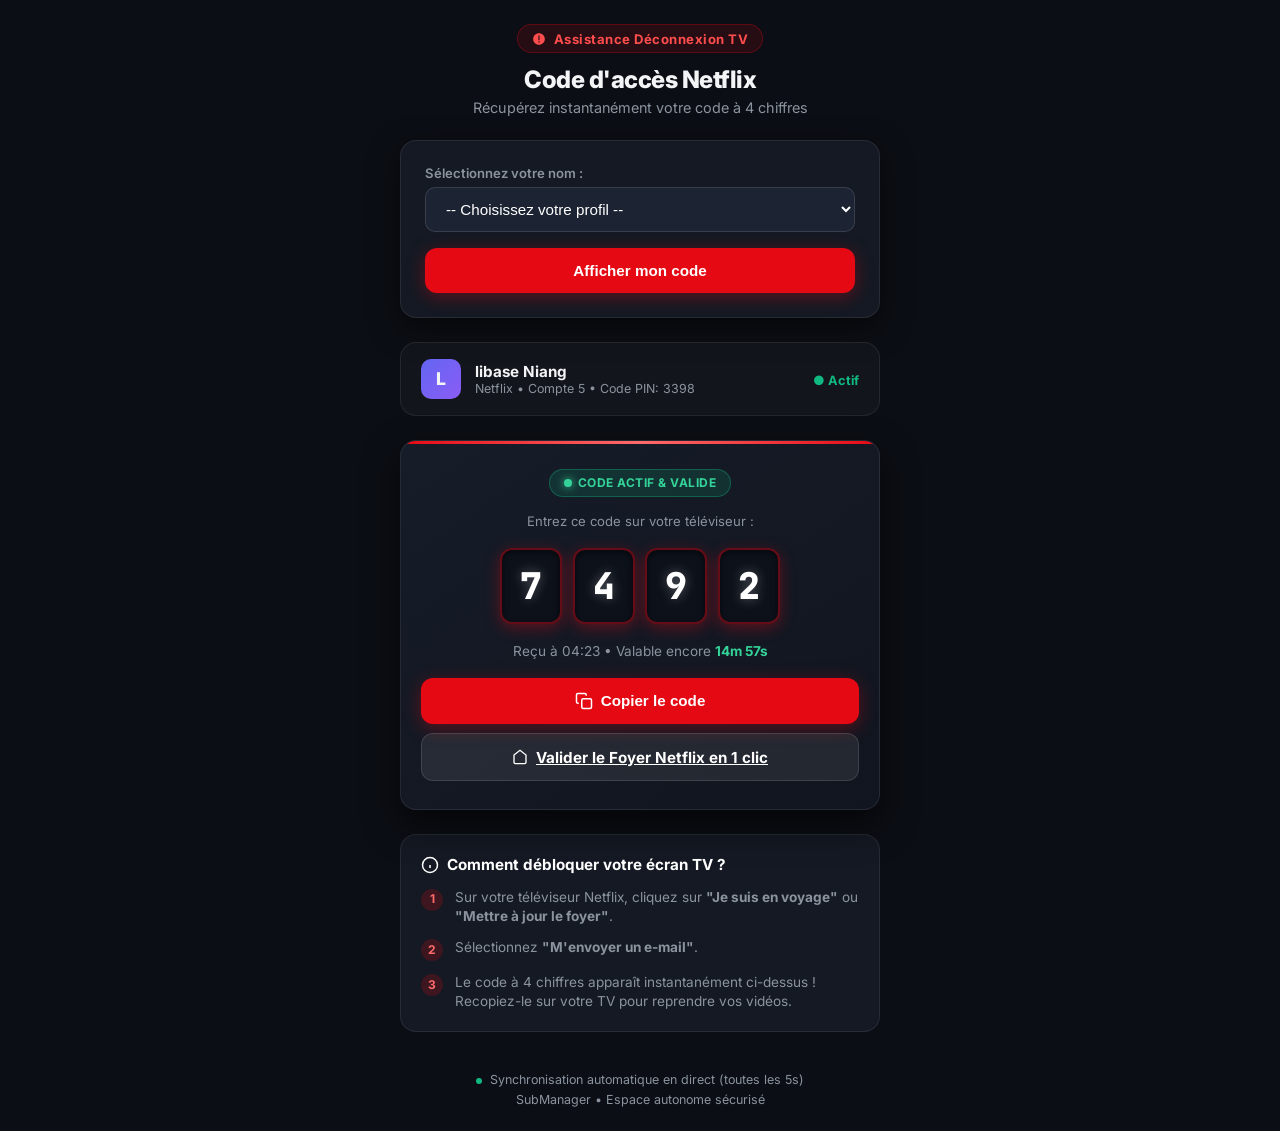
<file: portal.html>
<!DOCTYPE html>
<html lang="fr">
<head>
  <meta charset="UTF-8" />
  <meta name="viewport" content="width=device-width, initial-scale=1.0" />
  <title>Espace Client – Code Netflix & Abonnement</title>
  <link rel="preconnect" href="https://fonts.googleapis.com" />
  <link rel="preconnect" href="https://fonts.gstatic.com" crossorigin />
  <link href="https://fonts.googleapis.com/css2?family=Inter:wght@400;500;600;700;800&family=JetBrains+Mono:wght@700&display=swap" rel="stylesheet" />
  <style>
    :root {
      --bg: #0b0e14;
      --card-bg: #141923;
      --card-border: rgba(255, 255, 255, 0.08);
      --accent: #e50914;
      --accent-glow: rgba(229, 9, 20, 0.35);
      --text: #f3f4f6;
      --text-muted: #8b949e;
      --success: #10b981;
      --success-glow: rgba(16, 185, 129, 0.25);
      --warning: #f59e0b;
      --radius: 16px;
    }
    * { box-sizing: border-box; margin: 0; padding: 0; }
    body {
      font-family: 'Inter', -apple-system, sans-serif;
      background: var(--bg);
      color: var(--text);
      min-height: 100vh;
      min-height: 100dvh;
      display: flex;
      flex-direction: column;
      align-items: center;
      padding: 1.5rem 1rem;
      -webkit-font-smoothing: antialiased;
    }
    .portal-container {
      width: 100%;
      max-width: 480px;
      margin: 0 auto;
      min-width: 0;
    }
    .header {
      text-align: center;
      margin-bottom: 1.5rem;
    }
    .brand-badge {
      display: inline-flex;
      align-items: center;
      gap: 0.5rem;
      background: rgba(229, 9, 20, 0.12);
      border: 1px solid rgba(229, 9, 20, 0.3);
      color: #ff4d4d;
      padding: 0.35rem 0.85rem;
      border-radius: 99px;
      font-size: 0.82rem;
      font-weight: 700;
      letter-spacing: 0.5px;
      margin-bottom: 0.75rem;
    }
    .header h1 {
      font-size: 1.5rem;
      font-weight: 800;
      letter-spacing: -0.5px;
    }
    .header p {
      color: var(--text-muted);
      font-size: 0.9rem;
      margin-top: 0.3rem;
    }

    /* Client selector if no ID in URL */
    .client-picker-card {
      background: var(--card-bg);
      border: 1px solid var(--card-border);
      border-radius: var(--radius);
      padding: 1.5rem;
      margin-bottom: 1.5rem;
      box-shadow: 0 10px 30px rgba(0,0,0,0.5);
    }
    .form-group {
      margin-bottom: 1rem;
    }
    .form-group label {
      display: block;
      font-size: 0.82rem;
      color: var(--text-muted);
      margin-bottom: 0.4rem;
      font-weight: 600;
    }
    .form-group input, .form-group select {
      width: 100%;
      background: #1c2333;
      border: 1px solid rgba(255, 255, 255, 0.12);
      border-radius: 10px;
      padding: 0.75rem 1rem;
      color: #fff;
      font-size: 0.95rem;
      outline: none;
      transition: 0.2s;
    }
    .form-group input:focus, .form-group select:focus {
      border-color: var(--accent);
      box-shadow: 0 0 0 3px var(--accent-glow);
    }

    /* Main Code Card */
    .code-card {
      background: linear-gradient(145deg, #161c28, #11151f);
      border: 1px solid var(--card-border);
      border-radius: var(--radius);
      padding: 1.75rem 1.25rem;
      text-align: center;
      box-shadow: 0 15px 35px rgba(0,0,0,0.6);
      position: relative;
      overflow: hidden;
      margin-bottom: 1.5rem;
    }
    .code-card::before {
      content: '';
      position: absolute;
      top: 0; left: 0; right: 0; height: 3px;
      background: linear-gradient(90deg, #e50914, #ff6b6b, #e50914);
    }
    .status-badge {
      display: inline-flex;
      align-items: center;
      gap: 0.4rem;
      padding: 0.35rem 0.85rem;
      border-radius: 99px;
      font-size: 0.75rem;
      font-weight: 700;
      text-transform: uppercase;
      letter-spacing: 0.5px;
      margin-bottom: 1rem;
    }
    .status-active {
      background: rgba(16, 185, 129, 0.15);
      border: 1px solid rgba(16, 185, 129, 0.35);
      color: #34d399;
    }
    .status-waiting {
      background: rgba(245, 158, 11, 0.15);
      border: 1px solid rgba(245, 158, 11, 0.35);
      color: #fbbf24;
    }
    .pulse-dot {
      width: 8px; height: 8px;
      border-radius: 50%;
      background: currentColor;
      box-shadow: 0 0 8px currentColor;
      animation: pulse 1.5s infinite;
    }
    @keyframes pulse {
      0%, 100% { opacity: 1; transform: scale(1); }
      50% { opacity: 0.4; transform: scale(0.85); }
    }

    .code-display {
      display: flex;
      justify-content: center;
      gap: clamp(0.35rem, 2vw, 0.65rem);
      margin: 1.2rem 0;
    }
    .code-digit {
      width: clamp(48px, 17vw, 62px);
      height: clamp(62px, 21vw, 76px);
      background: #0d111a;
      border: 2px solid rgba(229, 9, 20, 0.4);
      border-radius: 12px;
      display: flex;
      align-items: center;
      justify-content: center;
      font-family: 'JetBrains Mono', monospace;
      font-size: clamp(1.75rem, 7.5vw, 2.3rem);
      font-weight: 800;
      color: #ffffff;
      box-shadow: inset 0 2px 6px rgba(0,0,0,0.6), 0 4px 15px var(--accent-glow);
      text-shadow: 0 0 12px rgba(255,255,255,0.3);
    }
    .countdown-box {
      font-size: 0.85rem;
      color: var(--text-muted);
      margin-top: 0.5rem;
    }
    .countdown-timer {
      color: #34d399;
      font-weight: 700;
    }

    /* Buttons */
    .btn {
      width: 100%;
      padding: 0.85rem 1.2rem;
      border-radius: 12px;
      border: none;
      font-size: 0.95rem;
      font-weight: 700;
      cursor: pointer;
      display: inline-flex;
      align-items: center;
      justify-content: center;
      gap: 0.5rem;
      transition: all 0.2s;
    }
    .btn-primary {
      background: var(--accent);
      color: #fff;
      box-shadow: 0 4px 18px var(--accent-glow);
    }
    .btn-primary:hover {
      background: #b80710;
      transform: translateY(-1px);
    }
    .btn-secondary {
      background: rgba(255, 255, 255, 0.08);
      color: #fff;
      border: 1px solid rgba(255, 255, 255, 0.12);
      margin-top: 0.6rem;
    }
    .btn-secondary:hover {
      background: rgba(255, 255, 255, 0.14);
    }

    /* Steps guide */
    .steps-card {
      background: var(--card-bg);
      border: 1px solid var(--card-border);
      border-radius: var(--radius);
      padding: 1.25rem;
      margin-bottom: 1.5rem;
    }
    .steps-card h3 {
      font-size: 0.95rem;
      font-weight: 700;
      margin-bottom: 0.85rem;
      display: flex;
      align-items: center;
      gap: 0.5rem;
      color: #fff;
    }
    .step-item {
      display: flex;
      align-items: flex-start;
      gap: 0.75rem;
      margin-bottom: 0.75rem;
      font-size: 0.85rem;
      color: var(--text-muted);
      line-height: 1.4;
    }
    .step-item:last-child { margin-bottom: 0; }
    .step-num {
      width: 22px;
      height: 22px;
      border-radius: 50%;
      background: rgba(229, 9, 20, 0.2);
      color: #ff6b6b;
      font-size: 0.75rem;
      font-weight: 700;
      display: flex;
      align-items: center;
      justify-content: center;
      flex-shrink: 0;
      margin-top: 1px;
    }

    /* Client Info Card */
    .client-info-card {
      background: rgba(255, 255, 255, 0.03);
      border: 1px solid var(--card-border);
      border-radius: var(--radius);
      padding: 1rem 1.25rem;
      display: flex;
      align-items: center;
      justify-content: space-between;
      margin-bottom: 1.5rem;
    }
    .client-avatar {
      width: 40px; height: 40px;
      border-radius: 10px;
      background: linear-gradient(135deg, #6366f1, #8b5cf6);
      display: flex;
      align-items: center;
      justify-content: center;
      font-weight: 800;
      font-size: 1.1rem;
    }
    .client-details {
      flex: 1;
      margin-left: 0.85rem;
    }
    .client-name {
      font-weight: 700;
      font-size: 0.95rem;
    }
    .client-sub {
      font-size: 0.78rem;
      color: var(--text-muted);
    }

    /* Footer */
    .footer {
      text-align: center;
      font-size: 0.78rem;
      color: var(--text-muted);
      margin-top: auto;
      padding-top: 1rem;
    }
    .live-dot {
      display: inline-block;
      width: 6px;
      height: 6px;
      background: #10b981;
      border-radius: 50%;
      margin-right: 4px;
    }

    /* Responsive adjustments */
    @media (max-width: 480px) {
      body {
        padding: 1rem 0.75rem;
      }
      .header h1 {
        font-size: 1.3rem;
      }
      .code-card {
        padding: 1.4rem 0.9rem;
        margin-bottom: 1.2rem;
      }
      .btn {
        padding: 0.75rem 1rem;
        font-size: 0.9rem;
        min-height: 44px;
      }
      .client-info-card {
        padding: 0.75rem 0.9rem;
      }
      .client-avatar {
        width: 36px;
        height: 36px;
        font-size: 1rem;
      }
      .step-item {
        font-size: 0.82rem;
        gap: 0.6rem;
      }
    }

    @media (max-width: 360px) {
      .header h1 {
        font-size: 1.15rem;
      }
      .code-digit {
        width: 44px;
        height: 56px;
        font-size: 1.55rem;
        border-radius: 8px;
      }
      .code-display {
        gap: 0.3rem;
      }
      .btn {
        font-size: 0.85rem;
      }
    }
  </style>
</head>
<body>

  <div class="portal-container">
    <!-- Header -->
    <header class="header">
      <div class="brand-badge">
        <svg width="14" height="14" viewBox="0 0 24 24" fill="currentColor"><path d="M12 2C6.48 2 2 6.48 2 12s4.48 10 10 10 10-4.48 10-10S17.52 2 12 2zm-1 14h2v2h-2v-2zm0-10h2v8h-2V6z"/></svg>
        Assistance Déconnexion TV
      </div>
      <h1 id="portal-title">Code d'accès Netflix</h1>
      <p id="portal-subtitle">Récupérez instantanément votre code à 4 chiffres</p>
    </header>

    <!-- Client selector if no client in query params -->
    <div class="client-picker-card" id="client-picker" style="display: none;">
      <div class="form-group">
        <label for="picker-select">Sélectionnez votre nom :</label>
        <select id="picker-select">
          <option value="">-- Choisissez votre profil --</option>
        </select>
      </div>
      <button class="btn btn-primary" id="picker-btn">Afficher mon code</button>
    </div>

    <!-- Client Info Bar -->
    <div class="client-info-card" id="client-info-bar">
      <div class="client-avatar" id="c-avatar">N</div>
      <div class="client-details">
        <div class="client-name" id="c-name">Chargement...</div>
        <div class="client-sub" id="c-sub">Netflix Premium UHD</div>
      </div>
      <div id="c-status"><span style="color:#10b981;font-weight:700;font-size:0.8rem">● Actif</span></div>
    </div>

    <!-- Main Netflix Code Card -->
    <div class="code-card">
      <div id="code-status-badge" class="status-badge status-active">
        <span class="pulse-dot"></span>
        <span id="code-status-text">Code Netflix Reçu</span>
      </div>

      <div style="font-size:0.82rem;color:var(--text-muted);margin-bottom:0.4rem">
        Entrez ce code sur votre téléviseur :
      </div>

      <!-- 4-digit code display -->
      <div class="code-display" id="code-digits-container">
        <div class="code-digit" id="d1">-</div>
        <div class="code-digit" id="d2">-</div>
        <div class="code-digit" id="d3">-</div>
        <div class="code-digit" id="d4">-</div>
      </div>

      <div class="countdown-box" id="countdown-box">
        Reçu <span id="received-time">à l'instant</span> • Valable encore <span class="countdown-timer" id="countdown">15:00</span>
      </div>

      <div style="margin-top: 1.2rem;">
        <button class="btn btn-primary" id="copy-code-btn">
          <svg width="18" height="18" viewBox="0 0 24 24" fill="none" stroke="currentColor" stroke-width="2"><rect x="9" y="9" width="13" height="13" rx="2" ry="2"/><path d="M5 15H4a2 2 0 0 1-2-2V4a2 2 0 0 1 2-2h9a2 2 0 0 1 2 2v1"/></svg>
          <span id="copy-btn-text">Copier le code</span>
        </button>

        <a href="#" target="_blank" class="btn btn-secondary" id="household-btn" style="display:none">
          <svg width="16" height="16" viewBox="0 0 24 24" fill="none" stroke="currentColor" stroke-width="2"><path d="M3 9l9-7 9 7v11a2 2 0 0 1-2 2H5a2 2 0 0 1-2-2z"/></svg>
          Valider le Foyer Netflix en 1 clic
        </a>
      </div>
    </div>

    <!-- Quick instructions -->
    <div class="steps-card">
      <h3>
        <svg width="18" height="18" viewBox="0 0 24 24" fill="none" stroke="currentColor" stroke-width="2"><circle cx="12" cy="12" r="10"/><line x1="12" y1="16" x2="12" y2="12"/><line x1="12" y1="8" x2="12.01" y2="8"/></svg>
        Comment débloquer votre écran TV ?
      </h3>
      <div class="step-item">
        <div class="step-num">1</div>
        <div>Sur votre téléviseur Netflix, cliquez sur <strong>"Je suis en voyage"</strong> ou <strong>"Mettre à jour le foyer"</strong>.</div>
      </div>
      <div class="step-item">
        <div class="step-num">2</div>
        <div>Sélectionnez <strong>"M'envoyer un e-mail"</strong>.</div>
      </div>
      <div class="step-item">
        <div class="step-num">3</div>
        <div>Le code à 4 chiffres apparaît instantanément ci-dessus ! Recopiez-le sur votre TV pour reprendre vos vidéos.</div>
      </div>
    </div>

    <footer class="footer">
      <div><span class="live-dot"></span> Synchronisation automatique en direct (toutes les 5s)</div>
      <div style="margin-top:0.3rem">SubManager • Espace autonome sécurisé</div>
    </footer>
  </div>

  <script src="js/db.js"></script>
  <script src="js/utils.js"></script>
  <script>
    (function() {
      const params = new URLSearchParams(window.location.search);
      let clientId = params.get('c') || params.get('id');
      let clientPhone = params.get('tel');

      const clients = DB.clients.getAll();
      let currentClient = null;

      if (clientId) {
        currentClient = clients.find(c => c.id === clientId);
      } else if (clientPhone) {
        const cleanPhone = clientPhone.replace(/\D/g, '');
        currentClient = clients.find(c => (c.whatsapp || '').replace(/\D/g,'').includes(cleanPhone));
      }

      const picker = document.getElementById('client-picker');
      const select = document.getElementById('picker-select');

      // Populate picker if multiple clients
      if (!currentClient) {
        const netflixClients = clients.filter(c => c.service === 'Netflix');
        (netflixClients.length ? netflixClients : clients).forEach(c => {
          const opt = document.createElement('option');
          opt.value = c.id;
          opt.textContent = `${c.name} (${c.service} - ${c.profile || 'Profil'})`;
          select.appendChild(opt);
        });
        picker.style.display = 'block';

        document.getElementById('picker-btn').addEventListener('click', () => {
          if (select.value) {
            window.location.href = `portal.html?c=${select.value}`;
          }
        });
        currentClient = netflixClients[0] || clients[0];
      }

      if (currentClient) {
        document.getElementById('c-name').textContent = currentClient.name;
        document.getElementById('c-sub').textContent = `${currentClient.service} • ${currentClient.profile || 'Profil 1'} • Code PIN: ${currentClient.pinCode || '1234'}`;
        document.getElementById('c-avatar').textContent = currentClient.name.charAt(0).toUpperCase();
      }

      function updateCodeDisplay() {
        // Fetch latest Netflix code from DB or server API
        const codes = DB.netflixCodes ? DB.netflixCodes.getAll() : [];
        const latest = codes[0];

        const d1 = document.getElementById('d1');
        const d2 = document.getElementById('d2');
        const d3 = document.getElementById('d3');
        const d4 = document.getElementById('d4');
        const badge = document.getElementById('code-status-badge');
        const badgeText = document.getElementById('code-status-text');
        const countdownEl = document.getElementById('countdown');
        const householdBtn = document.getElementById('household-btn');
        const receivedEl = document.getElementById('received-time');

        if (latest && latest.code) {
          const rawCode = String(latest.code).padStart(4, '0').slice(0, 4);
          d1.textContent = rawCode[0] || '-';
          d2.textContent = rawCode[1] || '-';
          d3.textContent = rawCode[2] || '-';
          d4.textContent = rawCode[3] || '-';

          const exp = new Date(latest.expiresAt).getTime();
          const now = Date.now();
          const diffMs = exp - now;

          if (diffMs > 0) {
            badge.className = 'status-badge status-active';
            badgeText.textContent = 'Code Actif & Valide';
            const mins = Math.floor(diffMs / 60000);
            const secs = Math.floor((diffMs % 60000) / 1000);
            countdownEl.textContent = `${mins}m ${secs < 10 ? '0' : ''}${secs}s`;
          } else {
            badge.className = 'status-badge status-waiting';
            badgeText.textContent = 'Code Expiré (Demandez-en un nouveau)';
            countdownEl.textContent = '00:00';
          }

          if (latest.householdLink) {
            householdBtn.href = latest.householdLink;
            householdBtn.style.display = 'inline-flex';
          } else {
            householdBtn.style.display = 'none';
          }

          if (latest.receivedAt) {
            const rDate = new Date(latest.receivedAt);
            receivedEl.textContent = 'à ' + rDate.toLocaleTimeString('fr-FR', { hour: '2-digit', minute: '2-digit' });
          }
        } else {
          d1.textContent = '-';
          d2.textContent = '-';
          d3.textContent = '-';
          d4.textContent = '-';
          badge.className = 'status-badge status-waiting';
          badgeText.textContent = 'En attente de code...';
          countdownEl.textContent = '—';
        }
      }

      // Initial run & auto refresh every 2.5 seconds
      updateCodeDisplay();
      setInterval(updateCodeDisplay, 2500);

      // Copy code button
      document.getElementById('copy-code-btn').addEventListener('click', () => {
        const codes = DB.netflixCodes ? DB.netflixCodes.getAll() : [];
        const latest = codes[0];
        if (latest && latest.code) {
          navigator.clipboard.writeText(latest.code).then(() => {
            const btnText = document.getElementById('copy-btn-text');
            btnText.textContent = '✅ Code Copié !';
            setTimeout(() => { btnText.textContent = 'Copier le code'; }, 2000);
          });
        }
      });
    })();
  </script>
</body>
</html>
</file>
